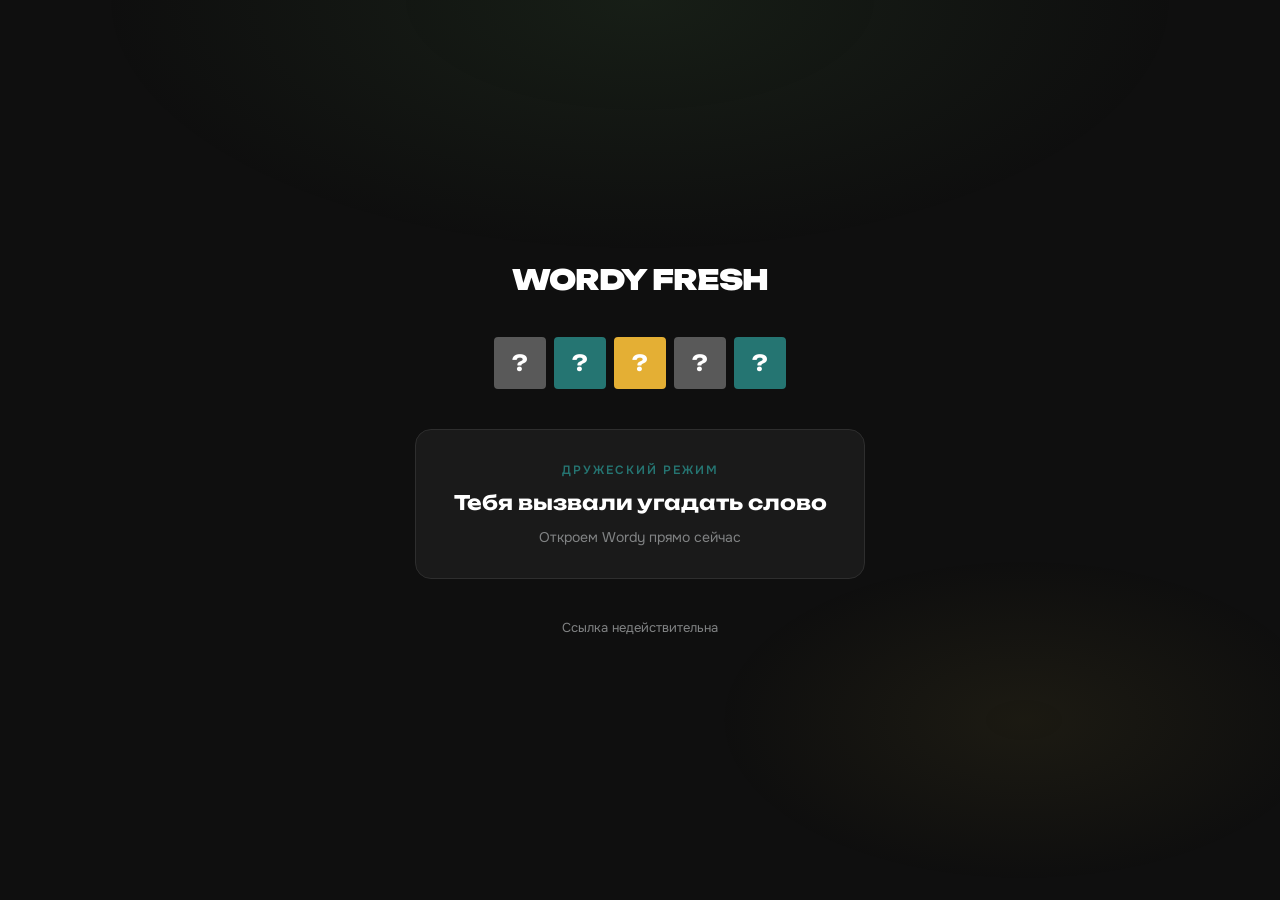
<file: index.html>
<!DOCTYPE html>
<html lang="ru">
<head>
    <meta charset="UTF-8">
    <link rel="icon" type="image/png" href="img/icon_app_without_bg.png">
    <title>Wordy — тебя вызвали на дуэль</title>
    <meta name="viewport" content="width=device-width, initial-scale=1">
    <link href="https://fonts.googleapis.com/css2?family=Unbounded:wght@700;900&family=Onest:wght@400;600&display=swap" rel="stylesheet">
    <link rel="stylesheet" href="style/style.css">
</head>
<body>
<div class="container">
    <div class="logo">WORDY FRESH</div>
 
    <div class="tiles">
        <div class="tile">?</div>
        <div class="tile">?</div>
        <div class="tile">?</div>
        <div class="tile">?</div>
        <div class="tile">?</div>
    </div>
 
    <div class="card">
        <div class="card-label">Дружеский режим</div>
        <div class="card-title">Тебя вызвали угадать слово</div>
        <div class="card-sub">Откроем Wordy прямо сейчас</div>
 
        <button class="btn btn-primary" id="openBtn" onclick="tryOpen()">
            Открыть игру
        </button>
        <a class="btn btn-secondary" id="storeBtn" href="https://www.rustore.ru/catalog/app/com.sinya.projects.wordle" style="display:none;">
            Скачать Wordy в RuStore
        </a>
    </div>
 
    <div class="status" id="status">
        Запускаем приложение<span class="dot">.</span><span class="dot">.</span><span class="dot">.</span>
    </div>
</div>

<script src="script/script.js"></script>
</body>
</html>
</file>
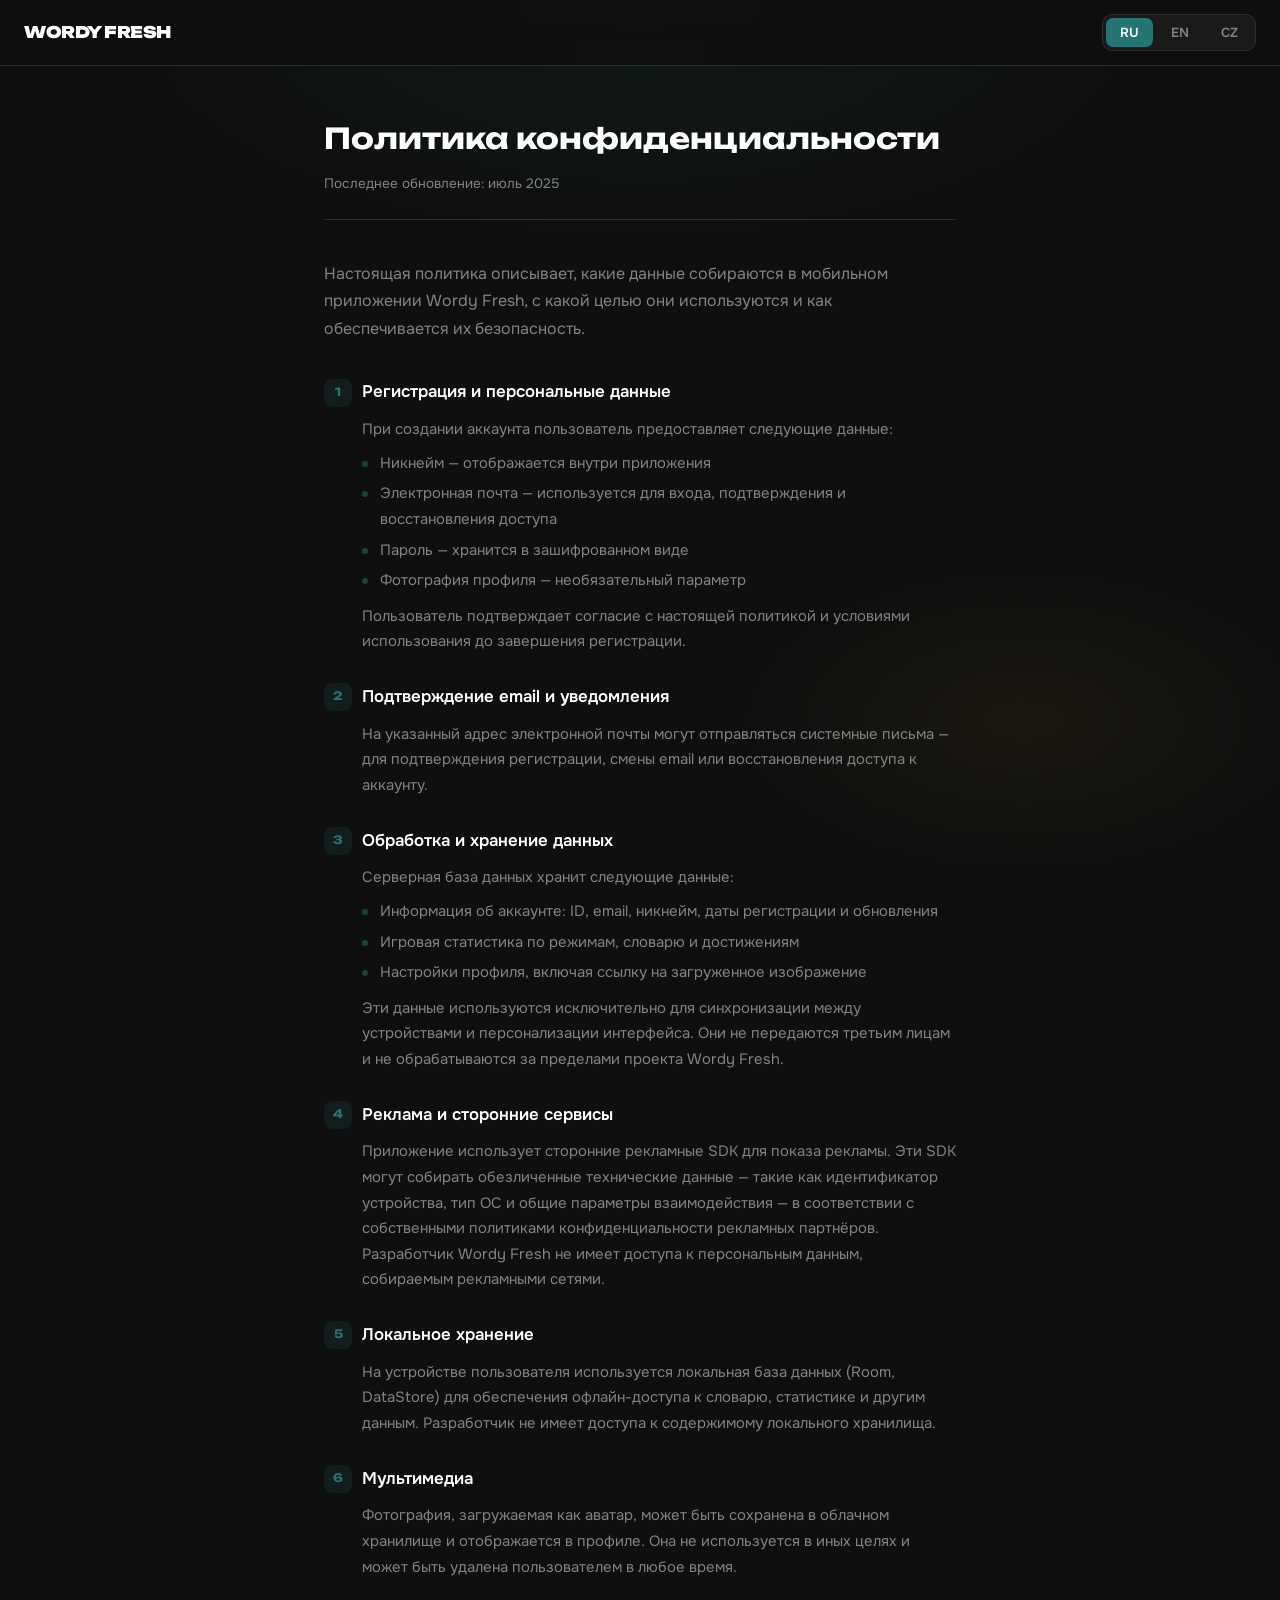
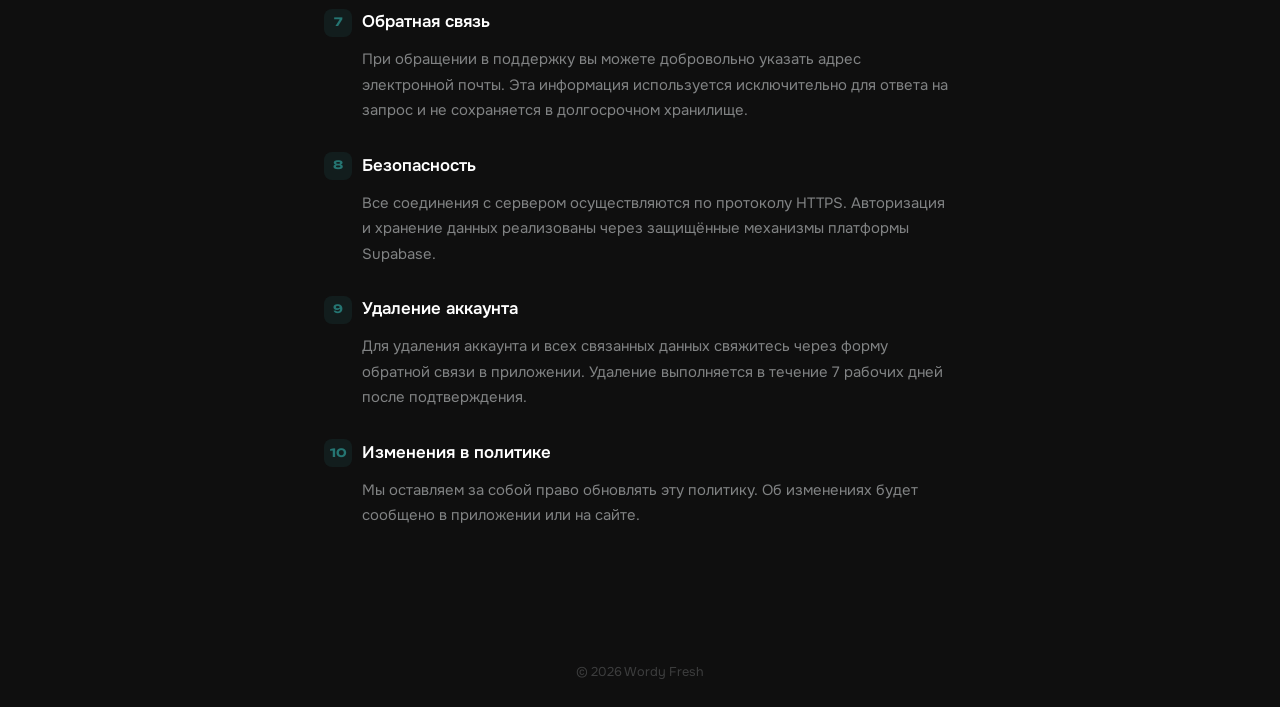
<file: privacy_policy.html>
<!DOCTYPE html>
<html lang="ru">
<head>
  <meta charset="UTF-8" />
  <meta name="viewport" content="width=device-width, initial-scale=1.0" />
  <title>Wordy Fresh — Privacy Policy</title>
  <link rel="icon" type="image/png" href="img/icon_app_without_bg.png">
  <link href="https://fonts.googleapis.com/css2?family=Unbounded:wght@700;900&family=Onest:wght@400;600&display=swap" rel="stylesheet">
  <link rel="stylesheet" href="style/style2.css">
</head>
<body>

  <header class="top-bar">
    <div class="logo">WORDY FRESH</div>
    <nav class="lang-switch">
      <button class="lang-btn active" data-lang="ru">RU</button>
      <button class="lang-btn" data-lang="en">EN</button>
      <button class="lang-btn" data-lang="cs">CZ</button>
    </nav>
  </header>

  <main class="wrapper">

    <!-- ═══ RU ═══ -->
    <div class="lang-content visible" id="lang-ru">
      <h1 class="page-title">Политика конфиденциальности</h1>
      <p class="updated">Последнее обновление: июль 2025</p>
      <p class="intro">Настоящая политика описывает, какие данные собираются в мобильном приложении Wordy Fresh, с какой целью они используются и как обеспечивается их безопасность.</p>

      <div class="section"><div class="section-heading"><span class="section-number">1</span><h2>Регистрация и персональные данные</h2></div>
        <p>При создании аккаунта пользователь предоставляет следующие данные:</p>
        <ul>
          <li>Никнейм — отображается внутри приложения</li>
          <li>Электронная почта — используется для входа, подтверждения и восстановления доступа</li>
          <li>Пароль — хранится в зашифрованном виде</li>
          <li>Фотография профиля — необязательный параметр</li>
        </ul>
        <p>Пользователь подтверждает согласие с настоящей политикой и условиями использования до завершения регистрации.</p></div>

      <div class="section"><div class="section-heading"><span class="section-number">2</span><h2>Подтверждение email и уведомления</h2></div>
        <p>На указанный адрес электронной почты могут отправляться системные письма — для подтверждения регистрации, смены email или восстановления доступа к аккаунту.</p></div>

      <div class="section"><div class="section-heading"><span class="section-number">3</span><h2>Обработка и хранение данных</h2></div>
        <p>Серверная база данных хранит следующие данные:</p>
        <ul>
          <li>Информация об аккаунте: ID, email, никнейм, даты регистрации и обновления</li>
          <li>Игровая статистика по режимам, словарю и достижениям</li>
          <li>Настройки профиля, включая ссылку на загруженное изображение</li>
        </ul>
        <p>Эти данные используются исключительно для синхронизации между устройствами и персонализации интерфейса. Они не передаются третьим лицам и не обрабатываются за пределами проекта Wordy Fresh.</p></div>

      <div class="section"><div class="section-heading"><span class="section-number">4</span><h2>Реклама и сторонние сервисы</h2></div>
        <p>Приложение использует сторонние рекламные SDK для показа рекламы. Эти SDK могут собирать обезличенные технические данные — такие как идентификатор устройства, тип ОС и общие параметры взаимодействия — в соответствии с собственными политиками конфиденциальности рекламных партнёров. Разработчик Wordy Fresh не имеет доступа к персональным данным, собираемым рекламными сетями.</p></div>

      <div class="section"><div class="section-heading"><span class="section-number">5</span><h2>Локальное хранение</h2></div>
        <p>На устройстве пользователя используется локальная база данных (Room, DataStore) для обеспечения офлайн-доступа к словарю, статистике и другим данным. Разработчик не имеет доступа к содержимому локального хранилища.</p></div>

      <div class="section"><div class="section-heading"><span class="section-number">6</span><h2>Мультимедиа</h2></div>
        <p>Фотография, загружаемая как аватар, может быть сохранена в облачном хранилище и отображается в профиле. Она не используется в иных целях и может быть удалена пользователем в любое время.</p></div>

      <div class="section"><div class="section-heading"><span class="section-number">7</span><h2>Обратная связь</h2></div>
        <p>При обращении в поддержку вы можете добровольно указать адрес электронной почты. Эта информация используется исключительно для ответа на запрос и не сохраняется в долгосрочном хранилище.</p></div>

      <div class="section"><div class="section-heading"><span class="section-number">8</span><h2>Безопасность</h2></div>
        <p>Все соединения с сервером осуществляются по протоколу HTTPS. Авторизация и хранение данных реализованы через защищённые механизмы платформы Supabase.</p></div>

      <div class="section"><div class="section-heading"><span class="section-number">9</span><h2>Удаление аккаунта</h2></div>
        <p>Для удаления аккаунта и всех связанных данных свяжитесь через форму обратной связи в приложении. Удаление выполняется в течение 7 рабочих дней после подтверждения.</p></div>

      <div class="section"><div class="section-heading"><span class="section-number">10</span><h2>Изменения в политике</h2></div>
        <p>Мы оставляем за собой право обновлять эту политику. Об изменениях будет сообщено в приложении или на сайте.</p></div>
    </div>

    <!-- ═══ EN ═══ -->
    <div class="lang-content" id="lang-en">
      <h1 class="page-title">Privacy Policy</h1>
      <p class="updated">Last updated: July 2025</p>
      <p class="intro">This policy describes what data is collected by the Wordy Fresh mobile application, how it is used, and how its security is ensured.</p>

      <div class="section"><div class="section-heading"><span class="section-number">1</span><h2>Registration &amp; Personal Data</h2></div>
        <p>When creating an account, the user provides the following information:</p>
        <ul>
          <li>Nickname — displayed within the app</li>
          <li>Email address — used for login, confirmation, and account recovery</li>
          <li>Password — stored in encrypted form</li>
          <li>Profile photo — optional</li>
        </ul>
        <p>The user confirms agreement with this privacy policy and the terms of use before completing registration.</p></div>

      <div class="section"><div class="section-heading"><span class="section-number">2</span><h2>Email Verification &amp; Notifications</h2></div>
        <p>System emails may be sent to the provided email address — for registration confirmation, email changes, or account recovery.</p></div>

      <div class="section"><div class="section-heading"><span class="section-number">3</span><h2>Data Processing &amp; Storage</h2></div>
        <p>The server database stores the following user data:</p>
        <ul>
          <li>Account information: ID, email, nickname, registration and update dates</li>
          <li>Game statistics by mode, dictionary, and achievements</li>
          <li>Profile settings, including a link to the uploaded image</li>
        </ul>
        <p>This data is used solely for cross-device synchronization and interface personalization. It is not shared with third parties and is not processed outside the Wordy Fresh project.</p></div>

      <div class="section"><div class="section-heading"><span class="section-number">4</span><h2>Advertising &amp; Third-Party Services</h2></div>
        <p>The app uses third-party advertising SDKs to display ads. These SDKs may collect anonymized technical data — such as device identifier, OS type, and general interaction parameters — in accordance with the advertising partners' own privacy policies. The developer of Wordy Fresh does not have access to personal data collected by ad networks.</p></div>

      <div class="section"><div class="section-heading"><span class="section-number">5</span><h2>Local Storage</h2></div>
        <p>A local database (Room, DataStore) is used on the user's device to provide offline access to the dictionary, statistics, and other data. The developer does not have access to the contents of local storage.</p></div>

      <div class="section"><div class="section-heading"><span class="section-number">6</span><h2>Media</h2></div>
        <p>A photo uploaded as an avatar may be stored in cloud storage and displayed in the user's profile. It is not used for any other purpose and can be deleted by the user at any time.</p></div>

      <div class="section"><div class="section-heading"><span class="section-number">7</span><h2>Feedback</h2></div>
        <p>When contacting support, you may voluntarily provide your email address. This information is used solely to respond to your request and is not retained in long-term storage.</p></div>

      <div class="section"><div class="section-heading"><span class="section-number">8</span><h2>Security</h2></div>
        <p>All server connections are made over HTTPS. Authentication and data storage are implemented through the secure mechanisms of the Supabase platform.</p></div>

      <div class="section"><div class="section-heading"><span class="section-number">9</span><h2>Account Deletion</h2></div>
        <p>To delete your account and all associated data, contact us via the in-app feedback form. Deletion is completed within 7 business days after confirmation.</p></div>

      <div class="section"><div class="section-heading"><span class="section-number">10</span><h2>Policy Changes</h2></div>
        <p>We reserve the right to update this policy. Changes will be communicated through the app or on the website.</p></div>
    </div>

    <!-- ═══ CZ ═══ -->
    <div class="lang-content" id="lang-cs">
      <h1 class="page-title">Zásady ochrany osobních údajů</h1>
      <p class="updated">Poslední aktualizace: červenec 2025</p>
      <p class="intro">Tyto zásady popisují, jaká data mobilní aplikace Wordy Fresh shromažďuje, za jakým účelem je používá a jak zajišťuje jejich bezpečnost.</p>

      <div class="section"><div class="section-heading"><span class="section-number">1</span><h2>Registrace a osobní údaje</h2></div>
        <p>Při vytváření účtu uživatel poskytne následující údaje:</p>
        <ul>
          <li>Přezdívka — zobrazuje se v aplikaci</li>
          <li>E-mailová adresa — slouží k přihlášení, potvrzení a obnovení přístupu</li>
          <li>Heslo — uloženo v zašifrované podobě</li>
          <li>Profilová fotografie — volitelný údaj</li>
        </ul>
        <p>Uživatel potvrzuje souhlas s těmito zásadami a podmínkami používání před dokončením registrace.</p></div>

      <div class="section"><div class="section-heading"><span class="section-number">2</span><h2>Ověření e-mailu a oznámení</h2></div>
        <p>Na zadanou e-mailovou adresu mohou být zasílány systémové zprávy — pro potvrzení registrace, změnu e-mailu nebo obnovení přístupu k účtu.</p></div>

      <div class="section"><div class="section-heading"><span class="section-number">3</span><h2>Zpracování a ukládání dat</h2></div>
        <p>Serverová databáze uchovává následující údaje:</p>
        <ul>
          <li>Informace o účtu: ID, e-mail, přezdívka, datum registrace a aktualizace</li>
          <li>Herní statistiky podle režimu, slovníku a úspěchů</li>
          <li>Nastavení profilu včetně odkazu na nahraný obrázek</li>
        </ul>
        <p>Tato data slouží výhradně k synchronizaci mezi zařízeními a personalizaci rozhraní. Nejsou sdílena s třetími stranami a nejsou zpracovávána mimo projekt Wordy Fresh.</p></div>

      <div class="section"><div class="section-heading"><span class="section-number">4</span><h2>Reklama a služby třetích stran</h2></div>
        <p>Aplikace využívá reklamní SDK třetích stran k zobrazování reklam. Tyto SDK mohou shromažďovat anonymizovaná technická data — jako identifikátor zařízení, typ OS a obecné parametry interakce — v souladu s vlastními zásadami ochrany soukromí reklamních partnerů. Vývojář Wordy Fresh nemá přístup k osobním údajům shromážděným reklamními sítěmi.</p></div>

      <div class="section"><div class="section-heading"><span class="section-number">5</span><h2>Místní úložiště</h2></div>
        <p>Na zařízení uživatele se používá místní databáze (Room, DataStore) pro offline přístup ke slovníku, statistikám a dalším údajům. Vývojář nemá přístup k obsahu místního úložiště.</p></div>

      <div class="section"><div class="section-heading"><span class="section-number">6</span><h2>Multimédia</h2></div>
        <p>Fotografie nahraná jako avatar může být uložena v cloudovém úložišti a zobrazena v profilu. Není používána k žádným jiným účelům a uživatel ji může kdykoli smazat.</p></div>

      <div class="section"><div class="section-heading"><span class="section-number">7</span><h2>Zpětná vazba</h2></div>
        <p>Při kontaktování podpory můžete dobrovolně uvést svou e-mailovou adresu. Tyto údaje slouží výhradně k odpovědi na váš dotaz a nejsou dlouhodobě uchovávány.</p></div>

      <div class="section"><div class="section-heading"><span class="section-number">8</span><h2>Bezpečnost</h2></div>
        <p>Veškerá spojení se serverem probíhají prostřednictvím protokolu HTTPS. Autentizace a ukládání dat jsou realizovány prostřednictvím zabezpečených mechanismů platformy Supabase.</p></div>

      <div class="section"><div class="section-heading"><span class="section-number">9</span><h2>Smazání účtu</h2></div>
        <p>Pro smazání účtu a všech souvisejících dat nás kontaktujte prostřednictvím formuláře zpětné vazby v aplikaci. Smazání bude provedeno do 7 pracovních dnů po potvrzení.</p></div>

      <div class="section"><div class="section-heading"><span class="section-number">10</span><h2>Změny zásad</h2></div>
        <p>Vyhrazujeme si právo tyto zásady aktualizovat. O změnách budeme informovat prostřednictvím aplikace nebo na webových stránkách.</p></div>
    </div>
  </main>

  <footer class="footer">© 2026 Wordy Fresh</footer>
  
 <script src="script/change_lang.js"></script>
</body>
</html>
</file>
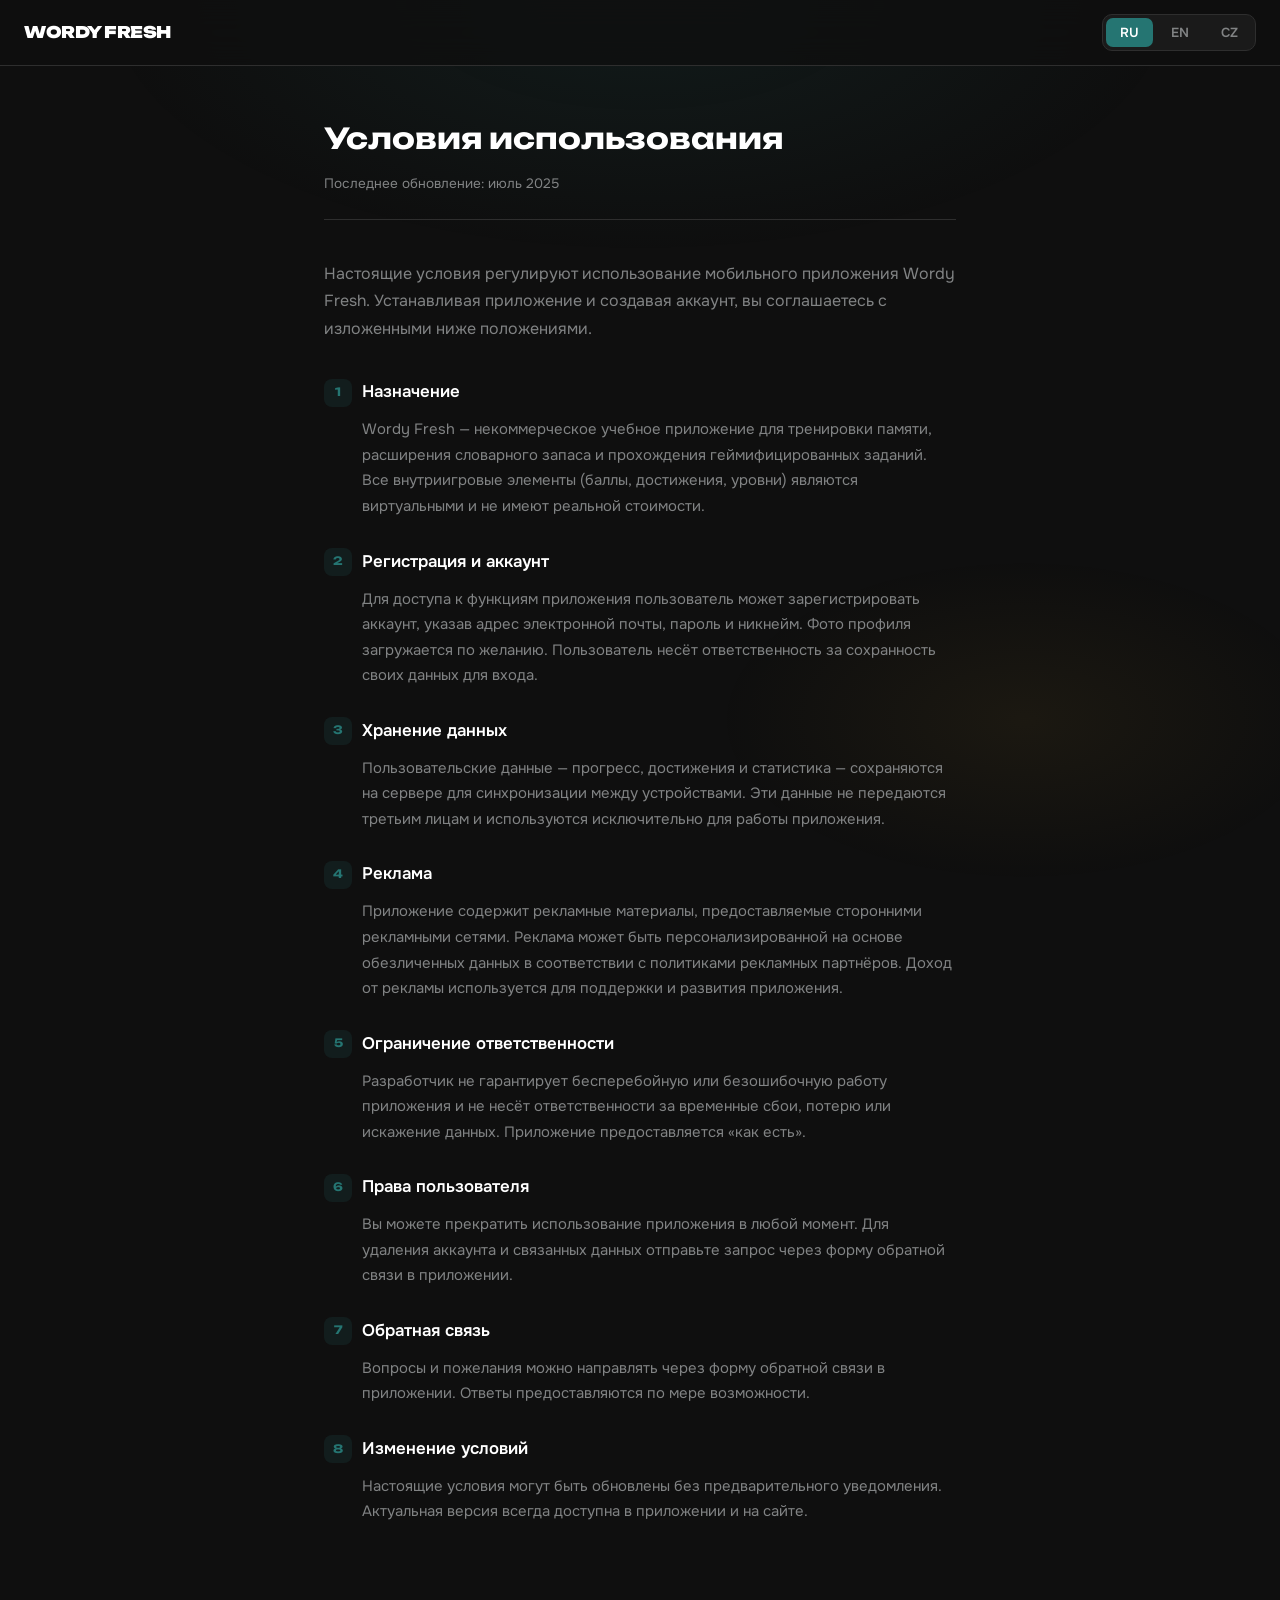
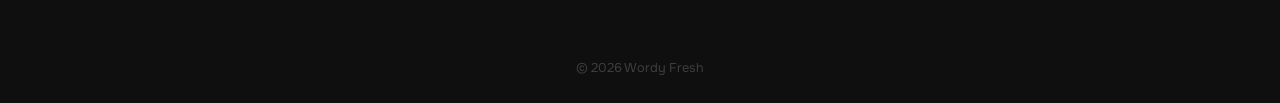
<file: terms_of_use.html>
<!DOCTYPE html>
<html lang="ru">
<head>
  <meta charset="UTF-8" />
  <meta name="viewport" content="width=device-width, initial-scale=1.0" />
  <title>Wordy Fresh — Terms of Use</title>
  <link rel="icon" type="image/png" href="img/icon_app_without_bg.png">
  <link href="https://fonts.googleapis.com/css2?family=Unbounded:wght@700;900&family=Onest:wght@400;600&display=swap" rel="stylesheet">
   <link rel="stylesheet" href="style/style2.css">
</head>
<body>

  <header class="top-bar">
    <div class="logo">WORDY FRESH</div>
    <nav class="lang-switch">
      <button class="lang-btn active" data-lang="ru">RU</button>
      <button class="lang-btn" data-lang="en">EN</button>
      <button class="lang-btn" data-lang="cs">CZ</button>
    </nav>
  </header>

  <main class="wrapper">

    <!-- ═══ RU ═══ -->
    <div class="lang-content visible" id="lang-ru">
      <h1 class="page-title">Условия использования</h1>
      <p class="updated">Последнее обновление: июль 2025</p>
      <p class="intro">Настоящие условия регулируют использование мобильного приложения Wordy Fresh. Устанавливая приложение и создавая аккаунт, вы соглашаетесь с изложенными ниже положениями.</p>

      <div class="section"><div class="section-heading"><span class="section-number">1</span><h2>Назначение</h2></div>
        <p>Wordy Fresh — некоммерческое учебное приложение для тренировки памяти, расширения словарного запаса и прохождения геймифицированных заданий. Все внутриигровые элементы (баллы, достижения, уровни) являются виртуальными и не имеют реальной стоимости.</p></div>

      <div class="section"><div class="section-heading"><span class="section-number">2</span><h2>Регистрация и аккаунт</h2></div>
        <p>Для доступа к функциям приложения пользователь может зарегистрировать аккаунт, указав адрес электронной почты, пароль и никнейм. Фото профиля загружается по желанию. Пользователь несёт ответственность за сохранность своих данных для входа.</p></div>

      <div class="section"><div class="section-heading"><span class="section-number">3</span><h2>Хранение данных</h2></div>
        <p>Пользовательские данные — прогресс, достижения и статистика — сохраняются на сервере для синхронизации между устройствами. Эти данные не передаются третьим лицам и используются исключительно для работы приложения.</p></div>

      <div class="section"><div class="section-heading"><span class="section-number">4</span><h2>Реклама</h2></div>
        <p>Приложение содержит рекламные материалы, предоставляемые сторонними рекламными сетями. Реклама может быть персонализированной на основе обезличенных данных в соответствии с политиками рекламных партнёров. Доход от рекламы используется для поддержки и развития приложения.</p></div>

      <div class="section"><div class="section-heading"><span class="section-number">5</span><h2>Ограничение ответственности</h2></div>
        <p>Разработчик не гарантирует бесперебойную или безошибочную работу приложения и не несёт ответственности за временные сбои, потерю или искажение данных. Приложение предоставляется «как есть».</p></div>

      <div class="section"><div class="section-heading"><span class="section-number">6</span><h2>Права пользователя</h2></div>
        <p>Вы можете прекратить использование приложения в любой момент. Для удаления аккаунта и связанных данных отправьте запрос через форму обратной связи в приложении.</p></div>

      <div class="section"><div class="section-heading"><span class="section-number">7</span><h2>Обратная связь</h2></div>
        <p>Вопросы и пожелания можно направлять через форму обратной связи в приложении. Ответы предоставляются по мере возможности.</p></div>

      <div class="section"><div class="section-heading"><span class="section-number">8</span><h2>Изменение условий</h2></div>
        <p>Настоящие условия могут быть обновлены без предварительного уведомления. Актуальная версия всегда доступна в приложении и на сайте.</p></div>
    </div>

    <!-- ═══ EN ═══ -->
    <div class="lang-content" id="lang-en">
      <h1 class="page-title">Terms of Use</h1>
      <p class="updated">Last updated: July 2025</p>
      <p class="intro">These terms govern the use of the Wordy Fresh mobile application. By installing the app and creating an account, you agree to the following provisions.</p>

      <div class="section"><div class="section-heading"><span class="section-number">1</span><h2>Purpose</h2></div>
        <p>Wordy Fresh is a non-commercial educational app designed for memory training, vocabulary building, and gamified challenges. All in-game elements (points, achievements, levels) are virtual and hold no real-world monetary value.</p></div>

      <div class="section"><div class="section-heading"><span class="section-number">2</span><h2>Registration &amp; Account</h2></div>
        <p>To access the app's features, you may create an account by providing an email address, password, and nickname. A profile photo is optional. You are responsible for keeping your login credentials secure.</p></div>

      <div class="section"><div class="section-heading"><span class="section-number">3</span><h2>Data Storage</h2></div>
        <p>User data — including progress, achievements, and statistics — is stored on our server for cross-device synchronization. This data is not shared with third parties and is used solely for the app's operation.</p></div>

      <div class="section"><div class="section-heading"><span class="section-number">4</span><h2>Advertising</h2></div>
        <p>The app displays advertisements provided by third-party ad networks. Ads may be personalized based on anonymized data in accordance with the advertising partners' policies. Ad revenue is used to support and improve the app.</p></div>

      <div class="section"><div class="section-heading"><span class="section-number">5</span><h2>Limitation of Liability</h2></div>
        <p>The developer does not guarantee uninterrupted or error-free operation and is not liable for temporary outages, data loss, or corruption. The app is provided "as is."</p></div>

      <div class="section"><div class="section-heading"><span class="section-number">6</span><h2>User Rights</h2></div>
        <p>You may stop using the app at any time. To delete your account and associated data, submit a request through the in-app feedback form.</p></div>

      <div class="section"><div class="section-heading"><span class="section-number">7</span><h2>Feedback</h2></div>
        <p>Questions and suggestions can be sent via the in-app feedback form. Responses are provided on a best-effort basis.</p></div>

      <div class="section"><div class="section-heading"><span class="section-number">8</span><h2>Changes to Terms</h2></div>
        <p>These terms may be updated at any time without prior notice. The current version is always available within the app and on the website.</p></div>
    </div>

    <!-- ═══ CZ ═══ -->
    <div class="lang-content" id="lang-cs">
      <h1 class="page-title">Podmínky používání</h1>
      <p class="updated">Poslední aktualizace: červenec 2025</p>
      <p class="intro">Tyto podmínky upravují používání mobilní aplikace Wordy Fresh. Instalací aplikace a vytvořením účtu souhlasíte s níže uvedenými ustanoveními.</p>

      <div class="section"><div class="section-heading"><span class="section-number">1</span><h2>Účel</h2></div>
        <p>Wordy Fresh je nekomerční vzdělávací aplikace určená k tréninku paměti, rozšiřování slovní zásoby a plnění herních úkolů. Všechny herní prvky (body, úspěchy, úrovně) jsou virtuální a nemají žádnou reálnou hodnotu.</p></div>

      <div class="section"><div class="section-heading"><span class="section-number">2</span><h2>Registrace a účet</h2></div>
        <p>Pro přístup k funkcím aplikace si můžete vytvořit účet zadáním e-mailové adresy, hesla a přezdívky. Profilová fotografie je volitelná. Za bezpečnost přihlašovacích údajů odpovídáte vy.</p></div>

      <div class="section"><div class="section-heading"><span class="section-number">3</span><h2>Ukládání dat</h2></div>
        <p>Uživatelská data — postup, úspěchy a statistiky — jsou uložena na serveru za účelem synchronizace mezi zařízeními. Tato data nejsou sdílena s třetími stranami a slouží výhradně pro provoz aplikace.</p></div>

      <div class="section"><div class="section-heading"><span class="section-number">4</span><h2>Reklama</h2></div>
        <p>Aplikace zobrazuje reklamy poskytované reklamními sítěmi třetích stran. Reklamy mohou být personalizované na základě anonymizovaných dat v souladu s podmínkami reklamních partnerů. Příjmy z reklamy slouží k podpoře a rozvoji aplikace.</p></div>

      <div class="section"><div class="section-heading"><span class="section-number">5</span><h2>Omezení odpovědnosti</h2></div>
        <p>Vývojář nezaručuje nepřetržitý ani bezchybný provoz a neodpovídá za dočasné výpadky, ztrátu nebo poškození dat. Aplikace je poskytována „tak, jak je".</p></div>

      <div class="section"><div class="section-heading"><span class="section-number">6</span><h2>Práva uživatele</h2></div>
        <p>Používání aplikace můžete kdykoli ukončit. Pro smazání účtu a souvisejících dat odešlete žádost prostřednictvím formuláře zpětné vazby v aplikaci.</p></div>

      <div class="section"><div class="section-heading"><span class="section-number">7</span><h2>Zpětná vazba</h2></div>
        <p>Dotazy a návrhy lze zasílat prostřednictvím formuláře zpětné vazby v aplikaci. Odpovědi jsou poskytovány dle možností.</p></div>

      <div class="section"><div class="section-heading"><span class="section-number">8</span><h2>Změny podmínek</h2></div>
        <p>Tyto podmínky mohou být kdykoli aktualizovány bez předchozího upozornění. Aktuální verze je vždy dostupná v aplikaci a na webových stránkách.</p></div>
    </div>

  </main>

  <footer class="footer">© 2026 Wordy Fresh</footer>

 <script src="script/change_lang.js"></script>
</body>
</html>
</file>
<file: style/style.css>
*, *::before, *::after { box-sizing: border-box; margin: 0; padding: 0; }

:root {
    --bg: #0f0f0f;
    --surface: #1a1a1a;
    --border: #2e2e2e;
    --green: #257572;
    --yellow: #E4AF34;
    --gray: #595959;
    --text: #ffffff;
    --muted: #818384;
}

body {
    background: var(--bg);
    color: var(--text);
    font-family: 'Onest', sans-serif;
    min-height: 100dvh;
    display: flex;
    flex-direction: column;
    align-items: center;
    justify-content: center;
    padding: 24px;
    overflow: hidden;
    position: relative;
}

/* Ambient glow background */
body::before {
    content: '';
    position: fixed;
    inset: 0;
    background:
        radial-gradient(ellipse 60% 40% at 50% 0%, rgba(83,141,78,0.12) 0%, transparent 70%),
        radial-gradient(ellipse 40% 30% at 80% 80%, rgba(181,159,59,0.08) 0%, transparent 60%);
    pointer-events: none;
}

.container {
    display: flex;
    flex-direction: column;
    align-items: center;
    gap: 40px;
    max-width: 450px;
    width: 100%;
    position: relative;
    z-index: 1;
}

/* Logo */
.logo {
    font-family: 'Unbounded', sans-serif;
    font-weight: 900;
    font-size: 28px;
    text-align: center;
    letter-spacing: -1px;
    color: var(--text);
}

/* Tiles row */
.tiles {
    display: flex;
    gap: 8px;
}

.tile {
    width: 52px;
    height: 52px;
    border: 2px solid var(--border);
    display: flex;
    align-items: center;
    justify-content: center;
    font-family: 'Unbounded', sans-serif;
    font-weight: 700;
    font-size: 22px;
    color: var(--text);
    border-radius: 4px;
    opacity: 0;
    transform: translateY(12px) scale(0.9);
    animation: tileIn 0.4s ease forwards;
}

.tile:nth-child(1) { animation-delay: 0.1s; background: var(--gray); border-color: var(--gray);}
.tile:nth-child(2) { animation-delay: 0.2s; background: var(--green); border-color: var(--green); }
.tile:nth-child(3) { animation-delay: 0.3s; background: var(--yellow); border-color: var(--yellow); }
.tile:nth-child(4) { animation-delay: 0.4s; background: var(--gray); border-color: var(--gray); }
.tile:nth-child(5) { animation-delay: 0.5s; background: var(--green); border-color: var(--green); }

@keyframes tileIn {
    to { opacity: 1; transform: translateY(0) scale(1); }
}

/* Card */
.card {
    background: var(--surface);
    border: 1px solid var(--border);
    border-radius: 16px;
    padding: 32px 28px;
    width: 100%;
    display: flex;
    flex-direction: column;
    align-items: center;
    gap: 8px;
    opacity: 0;
    animation: fadeUp 0.5s ease 0.7s forwards;
}

@keyframes fadeUp {
    from { opacity: 0; transform: translateY(16px); }
    to   { opacity: 1; transform: translateY(0); }
}

.card-label {
    font-size: 12px;
    font-weight: 600;
    letter-spacing: 2px;
    text-transform: uppercase;
    color: var(--green);
}

.card-title {
    font-family: 'Unbounded', sans-serif;
    font-weight: 700;
    font-size: 20px;
    text-align: center;
    line-height: 1.3;
    margin-top: 4px;
}

.card-sub {
    font-size: 14px;
    color: var(--muted);
    text-align: center;
    margin-top: 4px;
}

/* Button */
.btn {
    display: flex;
    align-items: center;
    justify-content: center;
    gap: 10px;
    width: 100%;
    padding: 16px;
    border-radius: 10px;
    border: none;
    cursor: pointer;
    font-family: 'Onest', sans-serif;
    font-weight: 600;
    font-size: 15px;
    text-decoration: none;
    transition: opacity 0.15s, transform 0.15s;
    margin-top: 8px;
}
.btn:active { opacity: 0.8; transform: scale(0.98); }

.btn-primary {
    background: var(--green);
    color: #fff;
}

.btn-secondary {
    background: transparent;
    color: var(--muted);
    border: 1px solid var(--border);
    font-size: 13px;
}

.status {
    font-size: 13px;
    color: var(--muted);
    text-align: center;
    min-height: 20px;
}

.dot {
    display: inline-block;
    animation: blink 1.2s infinite;
}
.dot:nth-child(2) { animation-delay: 0.2s; }
.dot:nth-child(3) { animation-delay: 0.4s; }

@keyframes blink {
    0%, 80%, 100% { opacity: 0.2; }
    40% { opacity: 1; }
}
</file>
<file: style/style2.css>
*, *::before, *::after { margin: 0; padding: 0; box-sizing: border-box; }

    :root {
      --bg: #0f0f0f;
      --surface: #1a1a1a;
      --border: #2e2e2e;
      --green: #257572;
      --yellow: #E4AF34;
      --gray: #595959;
      --text: #ffffff;
      --muted: #818384;
    }

    body {
      font-family: 'Onest', sans-serif;
      background: var(--bg);
      color: var(--text);
      line-height: 1.72;
      min-height: 100dvh;
      position: relative;
    }

    body::before {
      content: '';
      position: fixed;
      inset: 0;
      background:
        radial-gradient(ellipse 60% 40% at 50% 0%, rgba(37,117,114,0.12) 0%, transparent 70%),
        radial-gradient(ellipse 40% 30% at 80% 80%, rgba(228,175,52,0.06) 0%, transparent 60%);
      pointer-events: none;
    }

    .top-bar {
      position: sticky;
      top: 0;
      z-index: 10;
      display: flex;
      align-items: center;
      justify-content: space-between;
      padding: 14px 24px;
      background: rgba(15, 15, 15, 0.82);
      backdrop-filter: blur(16px);
      -webkit-backdrop-filter: blur(16px);
      border-bottom: 1px solid var(--border);
    }

    .logo {
      font-family: 'Unbounded', sans-serif;
      font-size: 1rem;
      font-weight: 900;
      letter-spacing: -0.5px;
    }

    .lang-switch {
      display: flex;
      gap: 4px;
      background: var(--surface);
      border: 1px solid var(--border);
      border-radius: 10px;
      padding: 3px;
    }

    .lang-btn {
      font-family: 'Onest', sans-serif;
      font-size: 0.82rem;
      font-weight: 600;
      padding: 6px 14px;
      border: none;
      border-radius: 7px;
      background: transparent;
      color: var(--muted);
      cursor: pointer;
      transition: opacity 0.15s, transform 0.15s, background 0.15s, color 0.15s;
    }

    .lang-btn:hover { color: var(--text); }
    .lang-btn:active { opacity: 0.8; transform: scale(0.96); }
    .lang-btn.active { background: var(--green); color: #fff; }

    .wrapper {
      max-width: 680px;
      margin: 0 auto;
      padding: 48px 24px 80px;
      position: relative;
      z-index: 1;
    }

    .page-title {
      font-family: 'Unbounded', sans-serif;
      font-size: clamp(1.3rem, 4vw, 1.8rem);
      font-weight: 700;
      margin-bottom: 8px;
    }

    .updated {
      font-size: 0.85rem;
      color: var(--muted);
      margin-bottom: 40px;
      padding-bottom: 24px;
      border-bottom: 1px solid var(--border);
    }

    .intro {
      font-size: 1rem;
      color: var(--muted);
      margin-bottom: 36px;
    }

    .section { margin-bottom: 28px; }

    .section-heading {
      display: flex;
      align-items: center;
      margin-bottom: 10px;
    }

    .section-number {
      display: inline-flex;
      align-items: center;
      justify-content: center;
      width: 28px;
      height: 28px;
      font-family: 'Unbounded', sans-serif;
      font-size: 0.72rem;
      font-weight: 700;
      color: var(--green);
      background: rgba(37, 117, 114, 0.15);
      border-radius: 8px;
      margin-right: 10px;
      flex-shrink: 0;
    }

    .section h2 {
      font-family: 'Onest', sans-serif;
      font-size: 1.05rem;
      font-weight: 600;
    }

    .section p,
    .section ul {
      color: var(--muted);
      font-size: 0.93rem;
      padding-left: 38px;
    }

    .section ul {
      list-style: none;
      margin-top: 8px;
    }

    .section ul li {
      position: relative;
      padding-left: 18px;
      margin-bottom: 5px;
    }

    .section ul li::before {
      content: '';
      position: absolute;
      left: 0;
      top: 10px;
      width: 6px;
      height: 6px;
      border-radius: 50%;
      background: var(--green);
      opacity: 0.5;
    }

    .section p + p,
    .section ul + p {
      margin-top: 10px;
    }

    .lang-content { display: none; }
    .lang-content.visible { display: block; }

    .footer {
      text-align: center;
      padding: 24px;
      font-size: 0.8rem;
      color: var(--muted);
      opacity: 0.4;
    }

    .lang-content.visible .section {
      animation: fadeUp 0.35s ease both;
    }
    .lang-content.visible .section:nth-child(2) { animation-delay: 0.03s; }
    .lang-content.visible .section:nth-child(3) { animation-delay: 0.06s; }
    .lang-content.visible .section:nth-child(4) { animation-delay: 0.09s; }
    .lang-content.visible .section:nth-child(5) { animation-delay: 0.12s; }
    .lang-content.visible .section:nth-child(6) { animation-delay: 0.15s; }
    .lang-content.visible .section:nth-child(7) { animation-delay: 0.18s; }
    .lang-content.visible .section:nth-child(8) { animation-delay: 0.21s; }
    .lang-content.visible .section:nth-child(9) { animation-delay: 0.24s; }
    .lang-content.visible .section:nth-child(10) { animation-delay: 0.27s; }
    .lang-content.visible .section:nth-child(11) { animation-delay: 0.30s; }

    @keyframes fadeUp {
      from { opacity: 0; transform: translateY(16px); }
      to   { opacity: 1; transform: translateY(0); }
    }

    @media (max-width: 480px) {
      .top-bar { padding: 12px 16px; }
      .wrapper { padding: 32px 18px 60px; }
      .lang-btn { padding: 5px 10px; font-size: 0.78rem; }
      .section p, .section ul { padding-left: 0; }
    }
</file>
